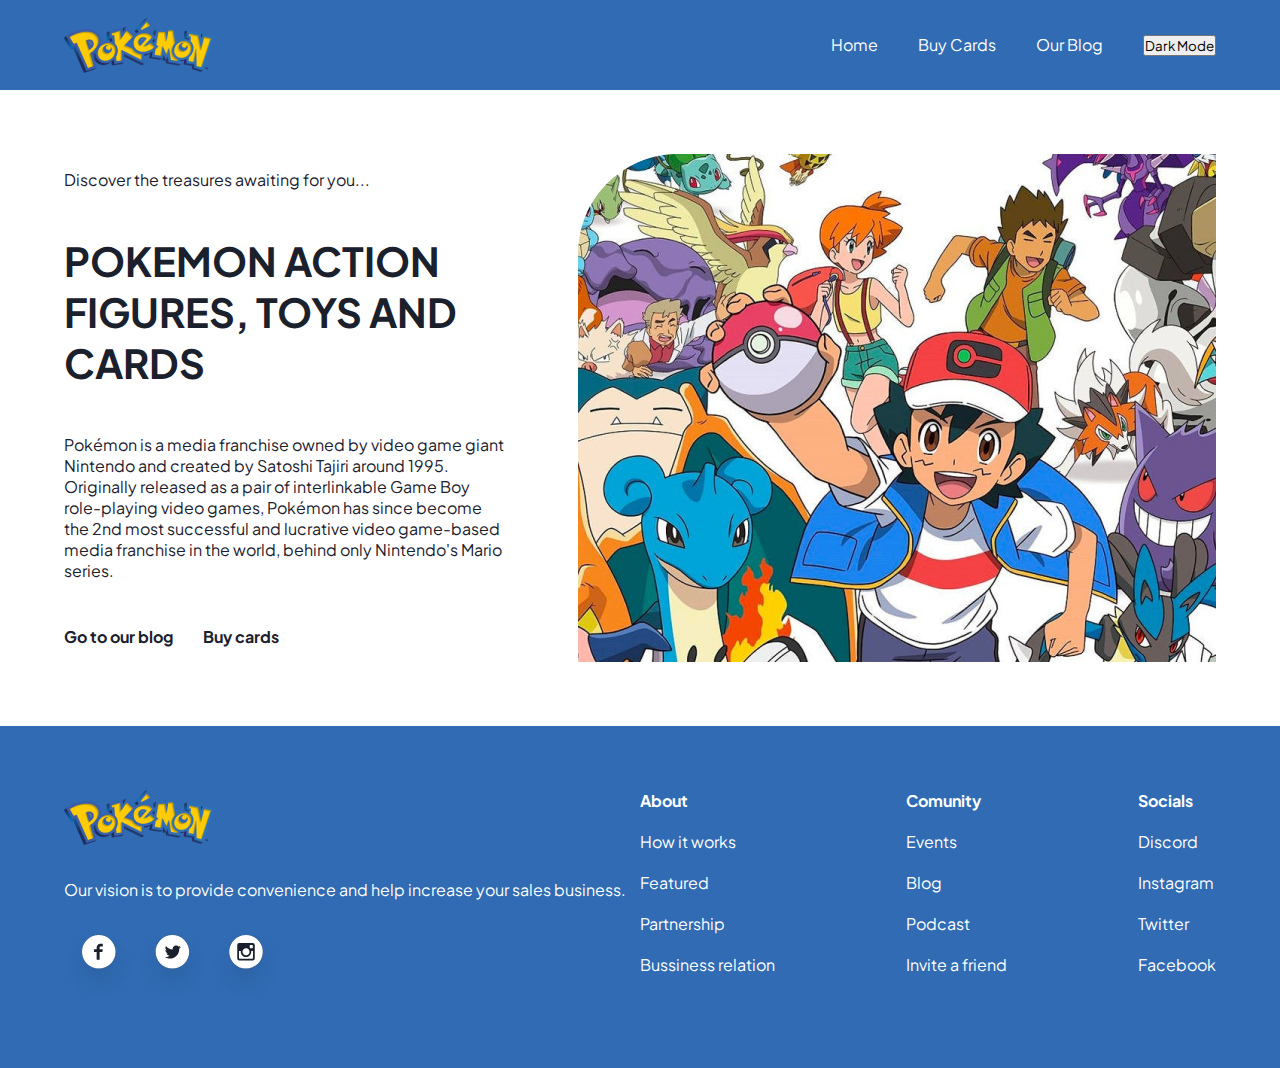
<file: root/index.html>
<!DOCTYPE html>
<html lang="en">

<head>
    <meta charset="UTF-8">
    <meta http-equiv="X-UA-Compatible" content="IE=edge">
    <meta name="viewport" content="width=device-width, initial-scale=1.0">
    <link rel="stylesheet" href="./styles/styles.css">
    <link rel="preconnect" href="https://fonts.googleapis.com">
    <link rel="preconnect" href="https://fonts.gstatic.com" crossorigin>
    <link href="https://fonts.googleapis.com/css2?family=Plus+Jakarta+Sans:wght@500&display=swap" rel="stylesheet">
    <link rel="stylesheet" href="https://cdnjs.cloudflare.com/ajax/libs/font-awesome/6.0.0-beta3/css/all.min.css"
        integrity="sha512-Fo3rlrZj/k7ujTnHg4CGR2D7kSs0v4LLanw2qksYuRlEzO+tcaEPQogQ0KaoGN26/zrn20ImR1DfuLWnOo7aBA=="
        crossorigin="anonymous" referrerpolicy="no-referrer"   />
    <title>Pokemon</title>
</head>

<body class="bodystyle">
    <header class="headerstyle">
        <img id="logo" class="logostyle" src="assets/logo.png">
        <nav>
            <ul class="headerul">
                <li class="homestyle">
                    <a href="index.html"> Home </a>
                </li>

                <li class="buycardsstyle">
                    <a href="buycards.html"> Buy Cards </a>
                </li>
                <li class="ourblogstyle">
                    <a href="#"> Our Blog </a>
                </li>
                <li>
                    <button class="darkmodestyle">Dark Mode</button>
                </li>
        </nav>
    </header>

    <main class="mainindex">
        <section class="indexcontainer">
            <p>Discover the treasures awaiting for you...</p>
            <h1>Pokemon Action Figures, Toys and cards</h1>
            <p>Pokémon is a media franchise owned by video game giant Nintendo and created by Satoshi Tajiri around
                1995.
                Originally released as a pair of interlinkable Game Boy role-playing video games, Pokémon has since
                become the
                2nd most successful and lucrative video game-based media franchise in the world, behind only Nintendo's
                Mario
                series.</p>
            <div class="links">
                <a href="#">Go to our blog</a>
                <a href="#">Buy cards</a>
            </div>
        </section>
        <img src="./assets/ash-leaves-anime.png">
    </main>

    <footer class="footer">
        <div class="footerdiv1">
            <a href="./"><img src="./assets/logo.png" alt="logo"></a>
            <p>Our vision is to provide convenience and help increase your sales business.</p>
            <div>
                <a href="#">
                    <img src="./assets/Facebook.svg">
                </a>
                <a href="#">
                    <img src="./assets/Twitter.svg">
                </a>
                <a href="#">
                    <img src="./assets/Instagram.svg">
                </a>
            </div>
        </div>

        <div class="footerdiv2">
            <div class="footerlinks">
                <p>About</p>
                <ul>
                    <li><a href="#">How it works</a></li>
                    <li><a href="#">Featured</a></li>
                    <li><a href="#">Partnership</a></li>
                    <li><a href="#">Bussiness relation</a></li>
                </ul>
            </div>
            <div class="footerlinks">
                <p>comunity</p>
                <ul>
                    <li><a href="#">Events</a></li>
                    <li><a href="#">Blog</a></li>
                    <li><a href="#">Podcast</a></li>
                    <li><a href="#">Invite a friend</a></li>
                </ul>
            </div>
            <div class="footerlinks">
                <p>socials</p>
                <ul>
                    <li><a href="#">Discord</a></li>
                    <li><a href="#">Instagram</a></li>
                    <li><a href="#">Twitter</a></li>
                    <li><a href="#">Facebook</a></li>
                </ul>
            </div>
        </div>
    </footer>
    
</body>
</html>
</file>
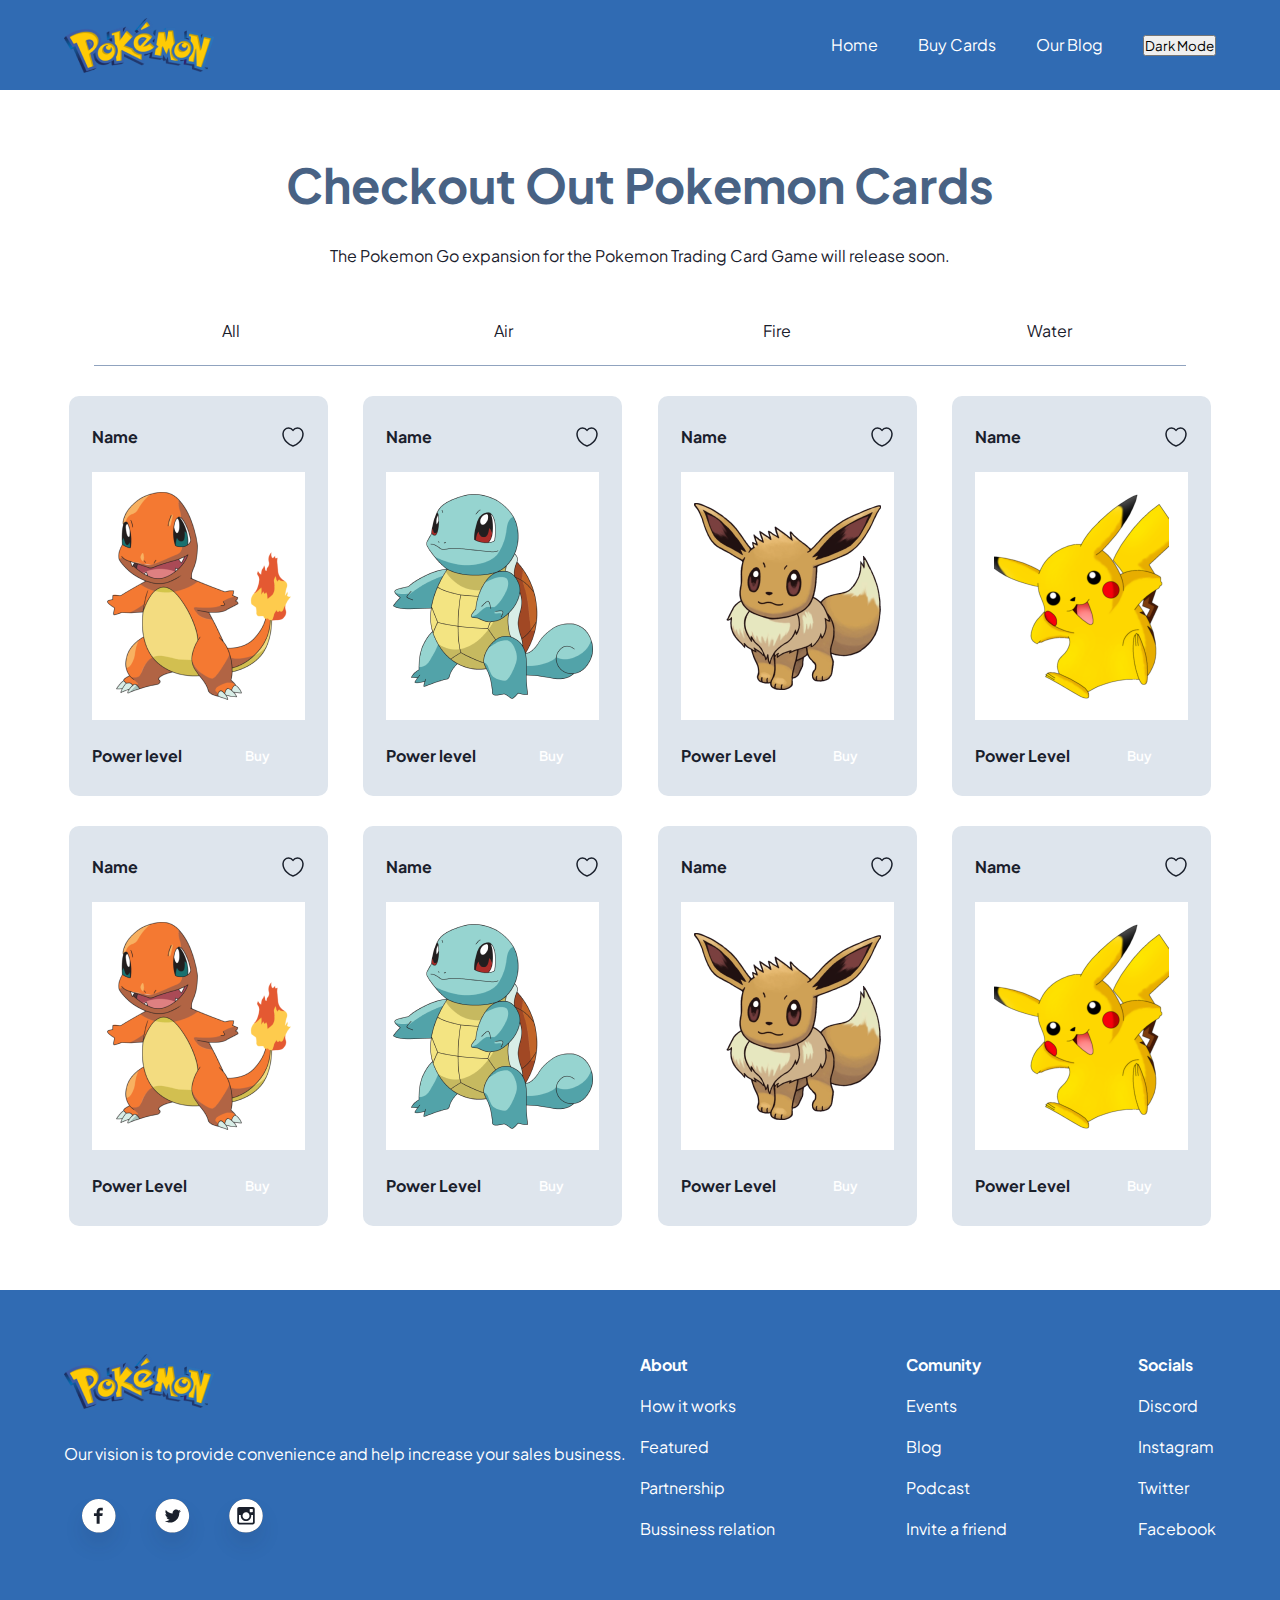
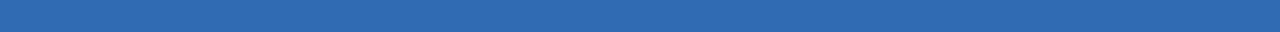
<file: root/buycards.html>
<!DOCTYPE html>
<html lang="en">

<head>
  <meta charset="UTF-8">
  <meta http-equiv="X-UA-Compatible" content="IE=edge">
  <meta name="viewport" content="width=device-width, initial-scale=1.0">
  <link rel="stylesheet" href="./styles/styles.css">
  <link rel="preconnect" href="https://fonts.googleapis.com">
  <link rel="preconnect" href="https://fonts.gstatic.com" crossorigin>
  <link href="https://fonts.googleapis.com/css2?family=Plus+Jakarta+Sans:wght@500&display=swap" rel="stylesheet">
  <link rel="stylesheet" href="https://cdnjs.cloudflare.com/ajax/libs/font-awesome/6.0.0-beta3/css/all.min.css"
    integrity="sha512-Fo3rlrZj/k7ujTnHg4CGR2D7kSs0v4LLanw2qksYuRlEzO+tcaEPQogQ0KaoGN26/zrn20ImR1DfuLWnOo7aBA=="
    crossorigin="anonymous" referrerpolicy="no-referrer"   />
  <title>Pokemon</title>
</head>

<body class="bodystyle">

  <body class="bodystyle">
    <header class="headerstyle">
      <img id="logo" class="logostyle" src="assets/logo.png">
      <nav>
        <ul class="headerul">
          <li class="homestyle">
            <a href="index.html"> Home </a>
          </li>

          <li class="buycardsstyle">
            <a href="buycards.html"> Buy Cards </a>
          </li>
          <li class="ourblogstyle">
            <a href="#"> Our Blog </a>
          </li>
          <li>
            <button class="darkmodestyle">Dark Mode</button>
          </li>
      </nav>
    </header>

    <main class="maincards">
      <h2>Checkout Out Pokemon Cards</h2>
      <p>The Pokemon Go expansion for the Pokemon Trading Card Game will release soon. </p>
      <div class="container_select_type">
        <div>
          <p>All</p>
        </div>
        <div>
          <p>Air</p>
        </div>
        <div>
          <p>Fire</p>
        </div>
        <div>
          <p>Water</p>
        </div>
      </div>
      <section>
        <div class="card">
          <div>
            <p>Name</p>
            <img src="./assets/heart.svg" alt="heart">
          </div>
          <picture>
            <img src="./assets/charmander.png" alt="charmander">
          </picture>
          <div>
            <p>Power level</p>
            <button>Buy</button>
          </div>
        </div>
        <div class="card">
          <div>
            <p>Name</p>
            <img src="./assets/heart.svg" alt="heart">
          </div>
          <picture>
            <img src="./assets/squire.png" alt="charmander">
          </picture>
          <div>
            <p>Power level</p>
            <button>Buy</button>
          </div>
        </div>
        <div class="card">
          <div>
            <p>Name</p>
            <img src="./assets/heart.svg" alt="heart">
          </div>
          <picture>
            <img src="./assets/evee.png" alt="charmander">
          </picture>
          <div>
            <p>Power Level</p>
            <button>Buy</button>
          </div>
        </div>
        <div class="card">
          <div>
            <p>Name</p>
            <img src="./assets/heart.svg" alt="heart">
          </div>
          <picture>
            <img src="./assets/pikachu.png" alt="charmander">
          </picture>
          <div>
            <p>Power Level</p>
            <button>Buy</button>
          </div>
        </div>
        <div class="card">
          <div>
            <p>Name</p>
            <img src="./assets/heart.svg" alt="heart">
          </div>
          <picture>
            <img src="./assets/charmander.png" alt="charmander">
          </picture>
          <div>
            <p>Power Level</p>
            <button>Buy</button>
          </div>
        </div>
        <div class="card">
          <div>
            <p>Name</p>
            <img src="./assets/heart.svg" alt="heart">
          </div>
          <picture>
            <img src="./assets/squire.png" alt="charmander">
          </picture>
          <div>
            <p>Power Level</p>
            <button>Buy</button>
          </div>
        </div>
        <div class="card">
          <div>
            <p>Name</p>
            <img src="./assets/heart.svg" alt="heart">
          </div>
          <picture>
            <img src="./assets/evee.png" alt="charmander">
          </picture>
          <div>
            <p>Power Level</p>
            <button>Buy</button>
          </div>
        </div>
        <div class="card">
          <div>
            <p>Name</p>
            <img src="./assets/heart.svg" alt="heart">
          </div>
          <picture>
            <img src="./assets/pikachu.png" alt="charmander">
          </picture>
          <div>
            <p>Power Level</p>
            <button>Buy</button>
          </div>
        </div>
      </section>
    </main>
    <footer class="footer">
      <div class="footerdiv1">
          <a href="./"><img src="./assets/logo.png" alt="logo"></a>
          <p>Our vision is to provide convenience and help increase your sales business.</p>
          <div>
              <a href="#">
                  <img src="./assets/Facebook.svg">
              </a>
              <a href="#">
                  <img src="./assets/Twitter.svg">
              </a>
              <a href="#">
                  <img src="./assets/Instagram.svg">
              </a>
          </div>
      </div>

      <div class="footerdiv2">
          <div class="footerlinks">
              <p>About</p>
              <ul>
                  <li><a href="#">How it works</a></li>
                  <li><a href="#">Featured</a></li>
                  <li><a href="#">Partnership</a></li>
                  <li><a href="#">Bussiness relation</a></li>
              </ul>
          </div>
          <div class="footerlinks">
              <p>comunity</p>
              <ul>
                  <li><a href="#">Events</a></li>
                  <li><a href="#">Blog</a></li>
                  <li><a href="#">Podcast</a></li>
                  <li><a href="#">Invite a friend</a></li>
              </ul>
          </div>
          <div class="footerlinks">
              <p>socials</p>
              <ul>
                  <li><a href="#">Discord</a></li>
                  <li><a href="#">Instagram</a></li>
                  <li><a href="#">Twitter</a></li>
                  <li><a href="#">Facebook</a></li>
              </ul>
          </div>
      </div>
  </footer>
  </body>

</html>
</file>
<file: root/styles/styles.css>
.headerstyle {
    height: 10vh;
    display: flex;
    justify-content: space-between;
    align-items: center;
    padding: 0 5%;
    background: #306BB3;
}

* {
    margin: 0;
    padding: 0;
    box-sizing: border-box;
    font-family: 'Plus Jakarta Sans', sans-serif;
}

.mainindex {
    display: flex;
    padding: 5%;
    color: #1A202C;
}


.headerul {
    display: flex;
    gap: 40px;
}

/* no esta en figma */
li {
    list-style-type: none;
}

a {
    color: white;
    text-decoration: none;
}

footer {
    padding: 5%;
    background-color: #306BB3;
    display: flex;
    justify-content: space-between;
}

.footerdiv1 {
    display: flex;
    flex-direction: column;
    gap: 30px;
    color: white;
}

.footerdiv2 {
    display: flex;
    width: 50%;
    justify-content: space-between;
}

.footerlinks>p {
    color: white;
    font-weight: bolder;
    text-transform: capitalize;
    margin-bottom: 20px;
}

.footerlinks>ul {
    display: flex;
    flex-direction: column;
    gap: 20px;
}

.maincards {
    justify-content: space-between;
    padding: 5%;
    color: #1A202C;
}

.indexcontainer {
    width: 50%;
    padding-right: 6%;
    display: flex;
    flex-direction: column;
    justify-content: space-evenly;
}

.indexcontainer>h1 {
    font-size: 2.5rem;
    text-transform: uppercase;
}

.links {
    display: flex;
    gap: 30px;
}

.links>a {
    color: #1a202c;
    font-weight: bolder;
    cursor: pointer;
    text-transform: initial;
}



main>h2 {
    text-align: center;
    color: #486284;
    font-size: 3rem;
  }
  
  main>p {
    text-align: center;
    margin-top: 30px;
  }
  
  .container_select_type {
    margin: 30px;
    height: 70px;
    display: flex;
    border-bottom: 1px solid #90A3BF;
    align-items: center;
  }
  
  .container_select_type>div {
    width: calc(100% / 4);
    text-align: center;
  }
  
  section {
    display: flex;
    flex-wrap: wrap;
    justify-content: space-evenly;
    gap: 30px;
  }
  
  .card {
    background-color: #DEE5ED;
    width: calc(90% / 4);
    height: 400px;
    padding: 2%;
    border-radius: 10px;
    display: flex;
    flex-direction: column;
    justify-content: space-between;
  }
  
  .card>div {
    display: flex;
    justify-content: space-between;
    width: 100%;
    height: 10%;
    align-items: center;
  }
  
  .card>div>p {
    color: #1A202C;
    font-weight: bolder;
    text-transform: initial;
  }
  
  
  .card>picture {
    width: 100%;
    height: 70%;
    background-color: #fff;
    display: flex;
    justify-content: center;
    align-items: center;
  }
  
  .card>div>button{
    width: 45%;
    height: 100%;
    background-color: var(--primaryColor);
    border: none;
    color: #fff;
    font-weight: 600;
    border-radius: 4px;
  }
</file>
